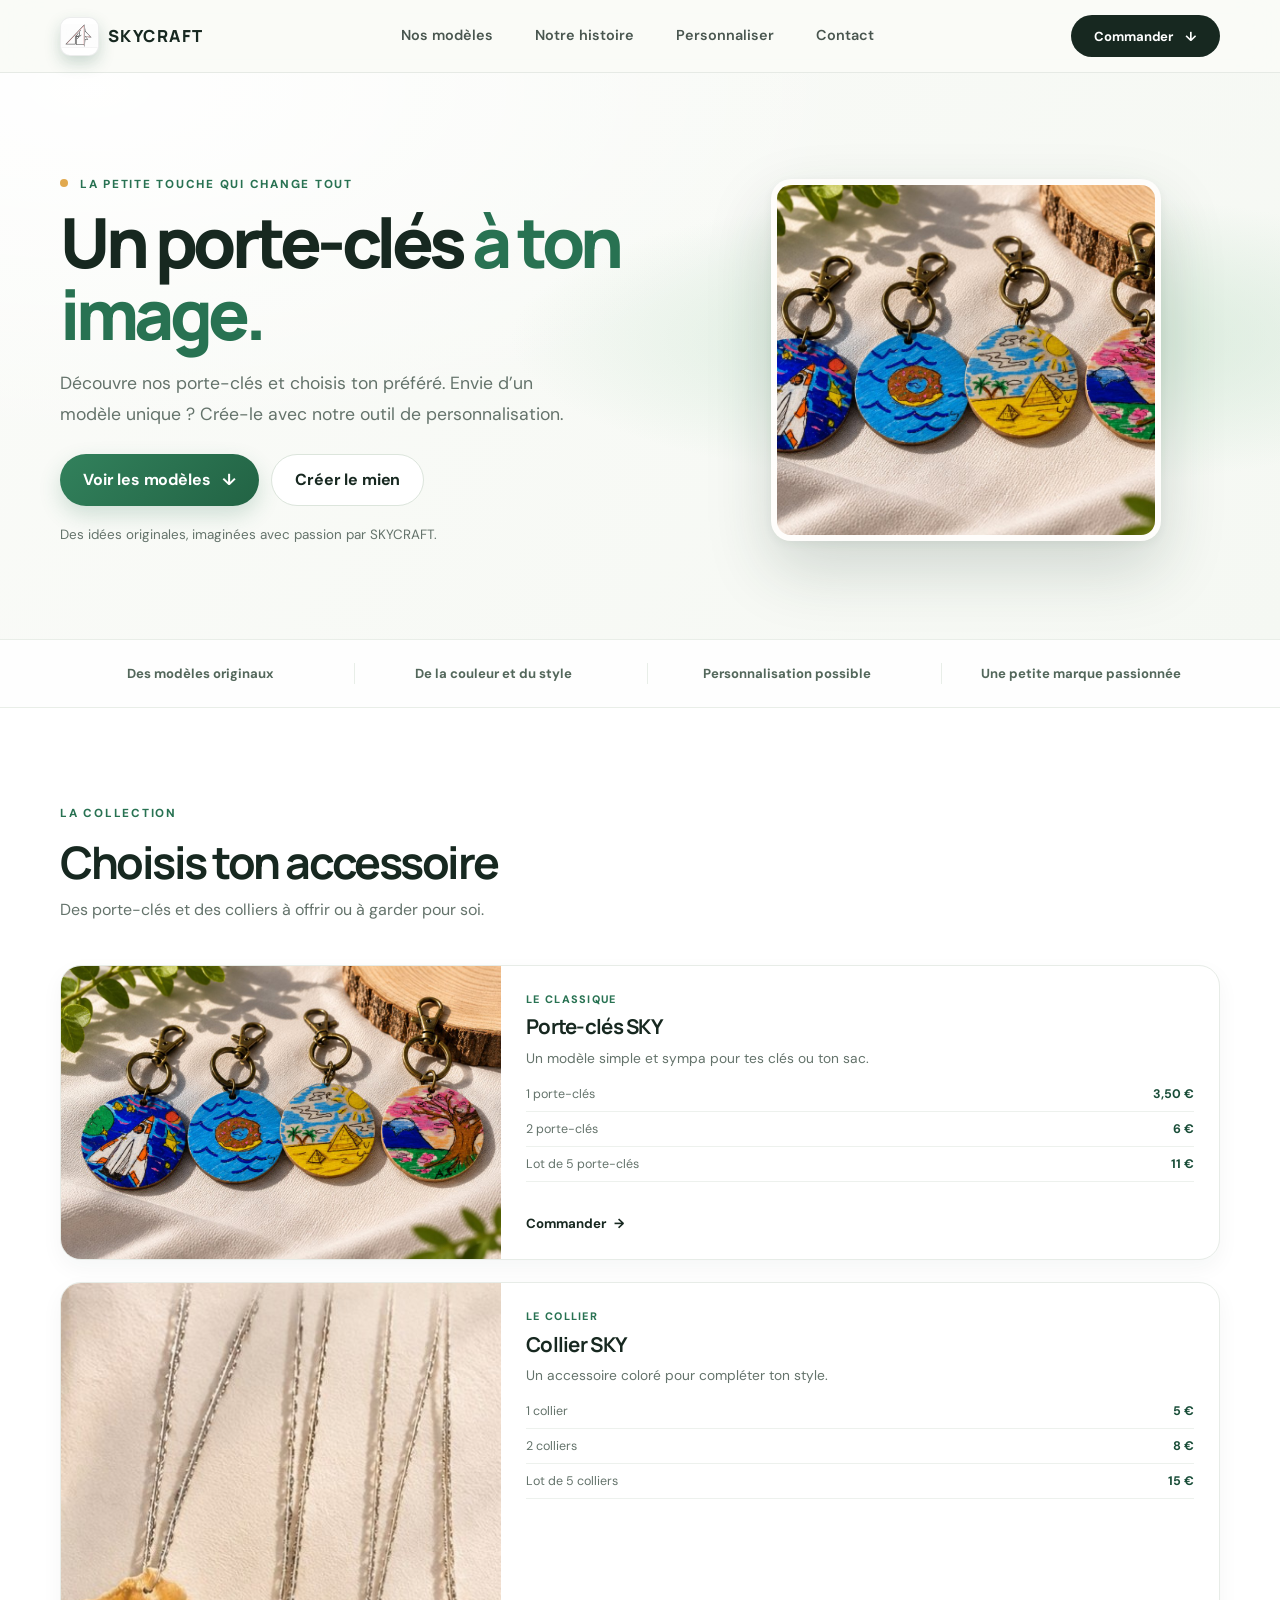
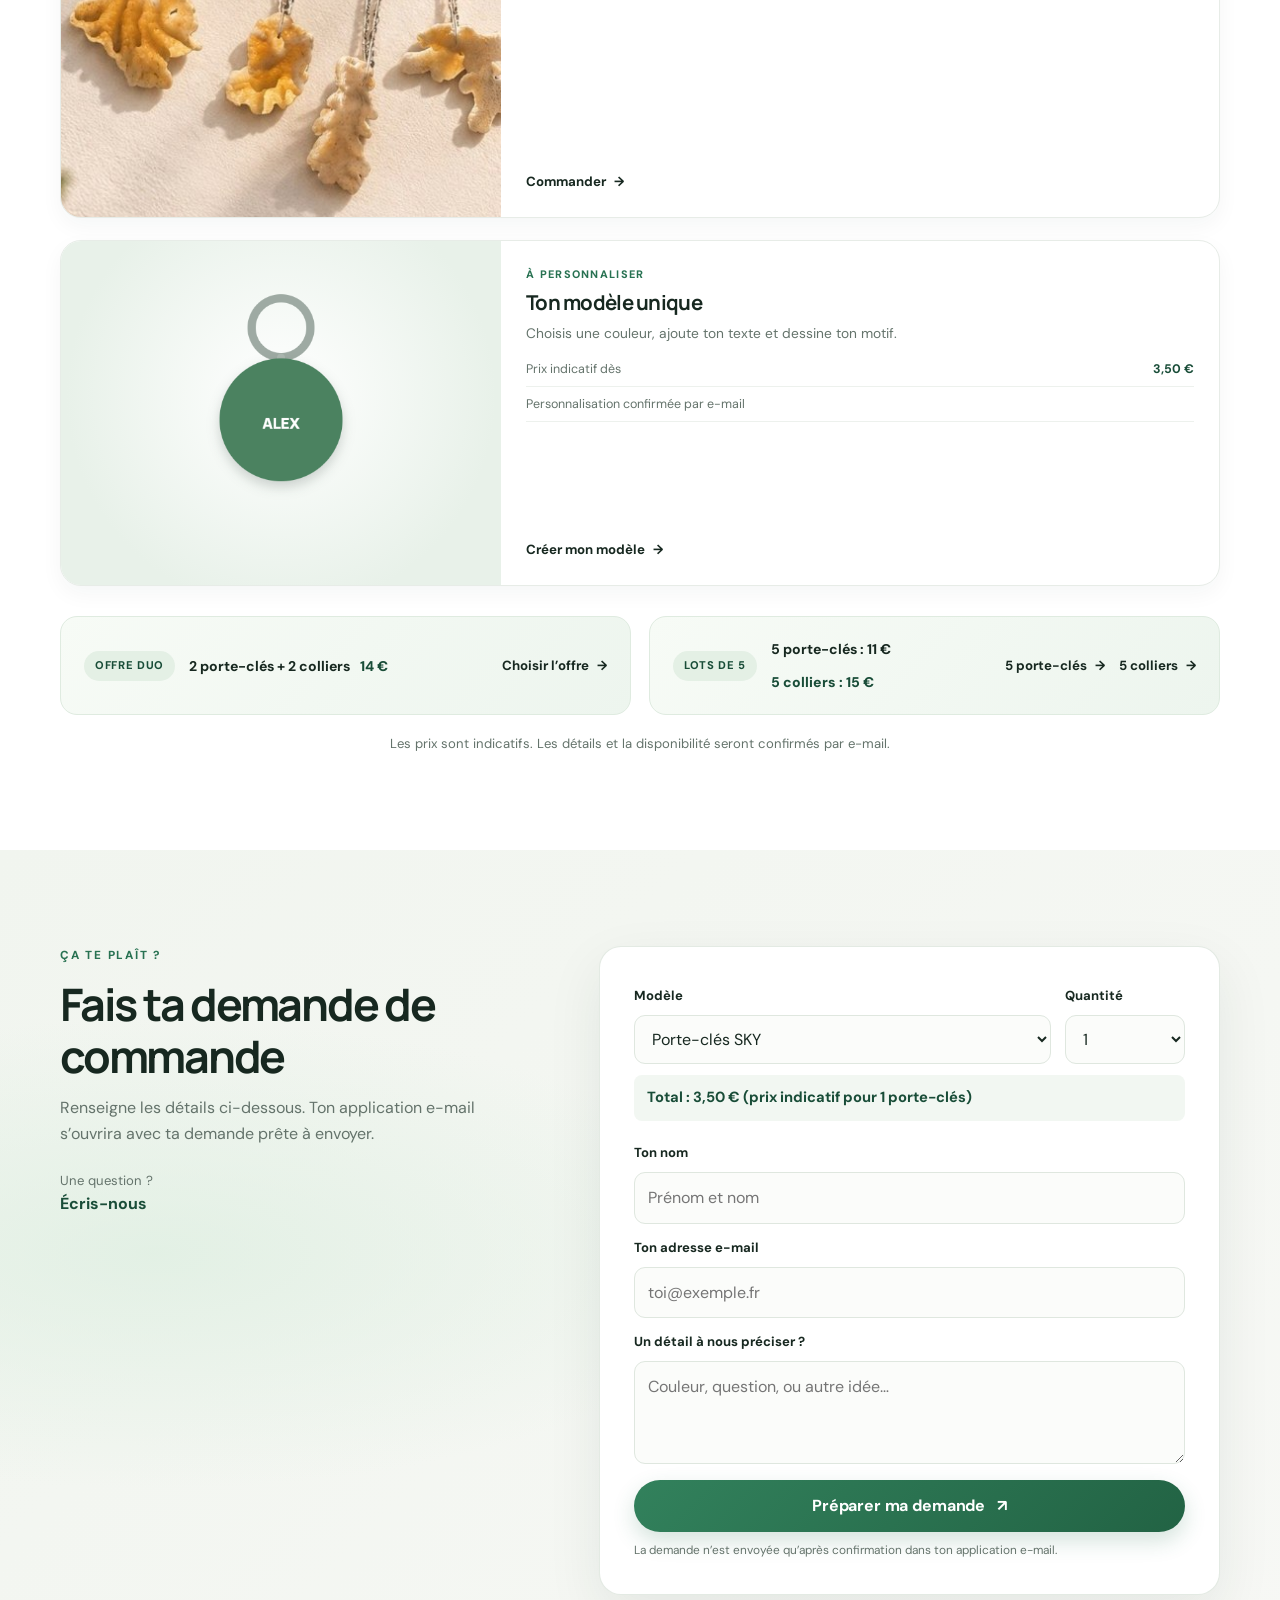
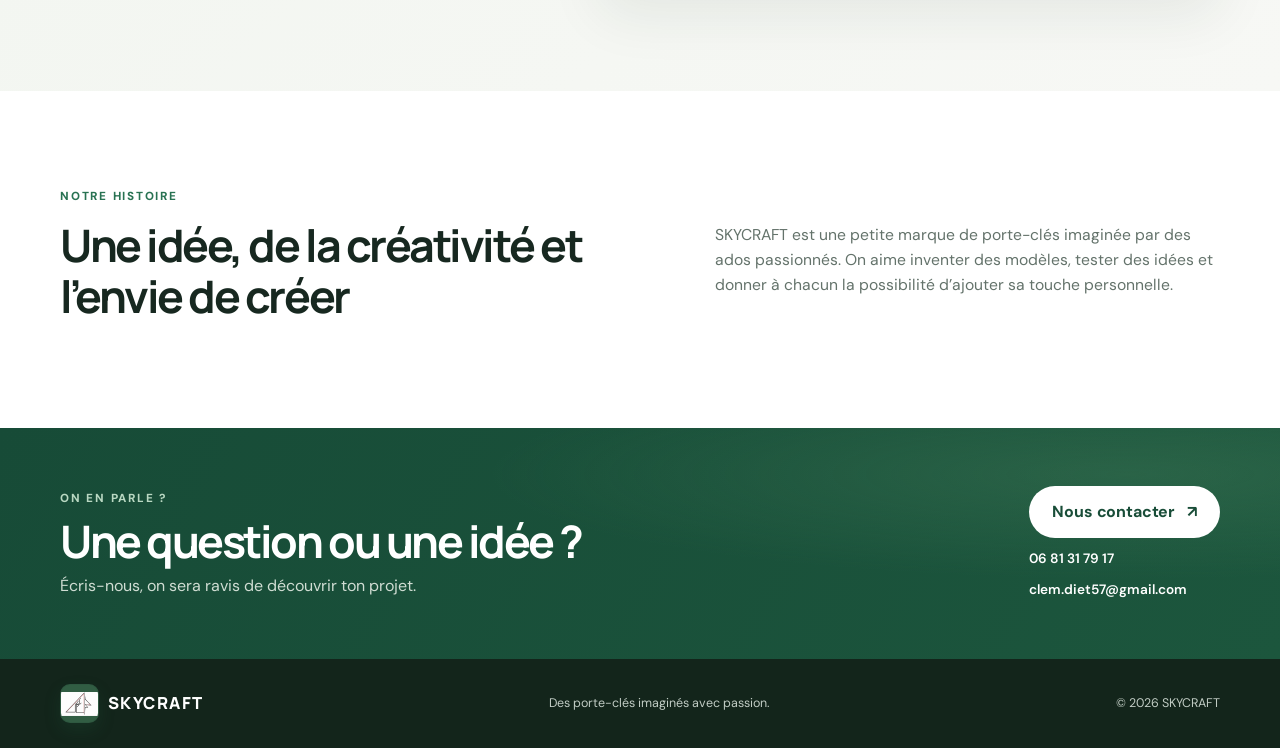
<file: index.html>
<!DOCTYPE html>
<html lang="fr">
  <head>
    <meta charset="UTF-8" />
    <meta name="viewport" content="width=device-width, initial-scale=1.0" />
    <meta
      name="description"
      content="Découvre les porte-clés SKYCRAFT et imagine un modèle personnalisé."
    />
    <meta name="theme-color" content="#f8f7f3" />
    <title>SKYCRAFT — Des porte-clés qui te ressemblent</title>
    <link rel="icon" type="image/jpeg" href="logo-skycraft.jpeg" />
    <link rel="preconnect" href="https://fonts.googleapis.com" />
    <link rel="preconnect" href="https://fonts.gstatic.com" crossorigin />
    <link
      href="https://fonts.googleapis.com/css2?family=DM+Sans:wght@400;500;600;700&family=Manrope:wght@400;500;600;700;800&display=swap"
      rel="stylesheet"
    />
    <link rel="stylesheet" href="styles.css" />
  </head>
  <body>
    <header class="site-header">
      <div class="container nav-wrap">
        <a href="#top" class="brand" aria-label="Accueil SKYCRAFT">
          <img class="brand-mark" src="logo-skycraft.jpeg" alt="" />
          <span class="brand-name">SKYCRAFT</span>
        </a>
        <button class="nav-toggle" type="button" aria-label="Ouvrir le menu" aria-expanded="false">
          <span></span>
          <span></span>
          <span></span>
        </button>
        <nav class="main-nav" aria-label="Navigation principale">
          <a href="#collections">Nos modèles</a>
          <a href="#histoire">Notre histoire</a>
          <a href="personnaliser.html">Personnaliser</a>
          <a href="#contact">Contact</a>
        </nav>
        <a href="#commander" class="btn btn-small">Commander <span aria-hidden="true">↓</span></a>
      </div>
    </header>

    <main id="top">
      <section class="hero">
        <div class="container hero-grid">
          <div class="hero-copy">
            <p class="eyebrow"><span class="eyebrow-dot"></span> La petite touche qui change tout</p>
            <h1>Un porte-clés <span>à ton image.</span></h1>
            <p class="lead">
              Découvre nos porte-clés et choisis ton préféré. Envie d’un modèle unique ?
              Crée-le avec notre outil de personnalisation.
            </p>
            <div class="hero-actions">
              <a href="#collections" class="btn btn-primary">Voir les modèles <span aria-hidden="true">↓</span></a>
              <a href="personnaliser.html" class="btn btn-secondary">Créer le mien</a>
            </div>
            <p class="hero-note">Des idées originales, imaginées avec passion par SKYCRAFT.</p>
          </div>
          <div class="hero-art">
            <img class="hero-brand-photo" src="porte-cles-artisanaux.jpg" alt="Porte-clés artisanaux colorés faits à la main" />
          </div>
        </div>
      </section>

      <section class="trustbar" aria-label="Les atouts SKYCRAFT">
        <div class="container trust-grid">
          <div>Des modèles originaux</div>
          <div>De la couleur et du style</div>
          <div>Personnalisation possible</div>
          <div>Une petite marque passionnée</div>
        </div>
      </section>

      <section class="products-section section" id="collections">
        <div class="container">
          <div class="section-heading">
            <p class="eyebrow">La collection</p>
            <h2>Choisis ton accessoire</h2>
            <p>Des porte-clés et des colliers à offrir ou à garder pour soi.</p>
          </div>
          <div class="products-grid">
            <article class="product-card">
              <div class="product-art product-art-keychain">
                <img src="porte-cles-artisanaux.jpg" alt="Porte-clés artisanaux colorés faits à la main" loading="lazy" />
              </div>
              <div class="product-info">
                <p class="product-type">Le classique</p>
                <h3>Porte-clés SKY</h3>
                <p>Un modèle simple et sympa pour tes clés ou ton sac.</p>
                <ul class="product-prices">
                  <li>1 porte-clés <strong>3,50 €</strong></li>
                  <li>2 porte-clés <strong>6 €</strong></li>
                  <li>Lot de 5 porte-clés <strong>11 €</strong></li>
                </ul>
                <a class="product-link" href="#commander" data-product="Porte-clés">Commander <span aria-hidden="true">→</span></a>
              </div>
            </article>
            <article class="product-card">
              <div class="product-art product-art-necklace">
                <img src="colliers-artisanaux.jpg" alt="Colliers faits main avec des pendentifs originaux" loading="lazy" />
              </div>
              <div class="product-info">
                <p class="product-type">Le collier</p>
                <h3>Collier SKY</h3>
                <p>Un accessoire coloré pour compléter ton style.</p>
                <ul class="product-prices">
                  <li>1 collier <strong>5 €</strong></li>
                  <li>2 colliers <strong>8 €</strong></li>
                  <li>Lot de 5 colliers <strong>15 €</strong></li>
                </ul>
                <a class="product-link" href="#commander" data-product="Collier">Commander <span aria-hidden="true">→</span></a>
              </div>
            </article>
            <article class="product-card">
              <div class="product-art product-art-keychain product-art-custom">
                <img src="exemple-personnalise.png" alt="Exemple de porte-clés personnalisé avec le prénom Alex" loading="lazy" />
              </div>
              <div class="product-info">
                <p class="product-type">À personnaliser</p>
                <h3>Ton modèle unique</h3>
                <p>Choisis une couleur, ajoute ton texte et dessine ton motif.</p>
                <ul class="product-prices">
                  <li>Prix indicatif dès <strong>3,50 €</strong></li>
                  <li>Personnalisation confirmée par e-mail</li>
                </ul>
                <a class="product-link" href="personnaliser.html">Créer mon modèle <span aria-hidden="true">→</span></a>
              </div>
            </article>
          </div>
          <div class="offers-grid" aria-label="Offres spéciales">
            <article class="offer-card">
              <span class="offer-label">Offre duo</span>
              <p><strong>2 porte-clés + 2 colliers</strong><span>14 €</span></p>
              <a class="product-link" href="#commander" data-product="Offre duo" data-quantity="1">Choisir l’offre <span aria-hidden="true">→</span></a>
            </article>
            <article class="offer-card">
              <span class="offer-label">Lots de 5</span>
              <p><strong>5 porte-clés : 11 €</strong><span>5 colliers : 15 €</span></p>
              <div class="offer-links">
                <a class="product-link" href="#commander" data-product="Porte-clés" data-quantity="5">5 porte-clés <span aria-hidden="true">→</span></a>
                <a class="product-link" href="#commander" data-product="Collier" data-quantity="5">5 colliers <span aria-hidden="true">→</span></a>
              </div>
            </article>
          </div>
          <p class="order-note">Les prix sont indicatifs. Les détails et la disponibilité seront confirmés par e-mail.</p>
        </div>
      </section>

      <section class="order-section section" id="commander">
        <div class="container order-grid">
          <div class="order-intro">
            <p class="eyebrow">Ça te plaît ?</p>
            <h2>Fais ta demande de commande</h2>
            <p>Renseigne les détails ci-dessous. Ton application e-mail s’ouvrira avec ta demande prête à envoyer.</p>
            <p class="order-email">Une question ?<br /><a href="mailto:clem.diet57@gmail.com">Écris-nous</a></p>
          </div>
          <form class="order-form" id="order-form">
            <div class="form-row">
              <div>
                <label for="order-product">Modèle</label>
                <select id="order-product" name="product" required>
                  <option value="Porte-clés">Porte-clés SKY</option>
                  <option value="Collier">Collier SKY</option>
                  <option value="Offre duo">Offre duo — 2 porte-clés + 2 colliers</option>
                </select>
              </div>
              <div>
                <label for="order-quantity">Quantité</label>
                <select id="order-quantity" name="quantity" required>
                  <option value="1">1</option>
                  <option value="2">2</option>
                  <option value="3">3</option>
                  <option value="4">4</option>
                  <option value="5">5</option>
                  <option value="6">6</option>
                  <option value="7">7</option>
                  <option value="8">8</option>
                  <option value="9">9</option>
                  <option value="10">10</option>
                  <option value="11">11</option>
                  <option value="12">12</option>
                  <option value="13">13</option>
                  <option value="14">14</option>
                  <option value="15">15</option>
                </select>
              </div>
            </div>
            <p class="order-total" id="order-total" aria-live="polite"></p>
            <label for="order-name">Ton nom</label>
            <input id="order-name" name="name" type="text" autocomplete="name" placeholder="Prénom et nom" required />
            <label for="order-email">Ton adresse e-mail</label>
            <input id="order-email" name="email" type="email" autocomplete="email" placeholder="toi@exemple.fr" required />
            <label for="order-message">Un détail à nous préciser ?</label>
            <textarea id="order-message" name="message" rows="3" placeholder="Couleur, question, ou autre idée…"></textarea>
            <button type="submit" class="btn btn-primary">Préparer ma demande <span aria-hidden="true">↗</span></button>
            <p class="form-note" id="order-note" aria-live="polite">La demande n’est envoyée qu’après confirmation dans ton application e-mail.</p>
          </form>
        </div>
      </section>

      <section class="story-section section" id="histoire">
        <div class="container story-inner">
          <div>
            <p class="eyebrow">Notre histoire</p>
            <h2>Une idée, de la créativité et l’envie de créer</h2>
          </div>
          <p>
            SKYCRAFT est une petite marque de porte-clés imaginée par des ados passionnés.
            On aime inventer des modèles, tester des idées et donner à chacun la possibilité
            d’ajouter sa touche personnelle.
          </p>
        </div>
      </section>

      <section class="contact-section" id="contact">
        <div class="container contact-inner">
          <div>
            <p class="eyebrow">On en parle ?</p>
            <h2>Une question ou une idée ?</h2>
            <p>Écris-nous, on sera ravis de découvrir ton projet.</p>
          </div>
          <div class="contact-actions">
            <a class="btn btn-light" href="tel:+33681317917">Nous contacter <span aria-hidden="true">↗</span></a>
            <a class="contact-email" href="tel:+33681317917">06 81 31 79 17</a>
            <a class="contact-email" href="mailto:clem.diet57@gmail.com">clem.diet57@gmail.com</a>
          </div>
        </div>
      </section>
    </main>

    <footer class="site-footer">
      <div class="container footer-inner">
        <a href="#top" class="brand" aria-label="Retour en haut — SKYCRAFT">
          <img class="brand-mark" src="logo-skycraft.jpeg" alt="" />
          <span class="brand-name">SKYCRAFT</span>
        </a>
        <p>Des porte-clés imaginés avec passion.</p>
        <span>© <span id="year"></span> SKYCRAFT</span>
      </div>
    </footer>

    <script src="script.js"></script>
  </body>
</html>
</file>
<file: styles.css>
:root {
  color-scheme: light;
  --ink: #17241f;
  --muted: #64716b;
  --green: #2e6c52;
  --green-dark: #214e3c;
  --mint: #dceee4;
  --paper: #f8f7f3;
  --line: #e6e9e3;
  --shadow-soft: 0 16px 42px rgba(27, 47, 37, 0.08);
}

* {
  box-sizing: border-box;
}

html {
  scroll-behavior: smooth;
  scroll-padding-top: 82px;
}

body {
  margin: 0;
  background: var(--paper);
  color: var(--ink);
  font-family: "DM Sans", sans-serif;
  line-height: 1.6;
  -webkit-font-smoothing: antialiased;
}

button {
  font: inherit;
}

a {
  color: inherit;
  text-decoration: none;
}

a:focus-visible,
button:focus-visible {
  outline: 3px solid #77aa8f;
  outline-offset: 3px;
}

.container {
  width: min(1160px, calc(100% - 48px));
  margin: 0 auto;
}

.site-header {
  position: sticky;
  z-index: 10;
  top: 0;
  border-bottom: 1px solid rgba(23, 36, 31, 0.08);
  background: rgba(248, 247, 243, 0.92);
  backdrop-filter: blur(12px);
}

.nav-wrap,
.brand,
.main-nav,
.btn {
  display: flex;
  align-items: center;
}

.nav-wrap {
  min-height: 72px;
  justify-content: space-between;
  gap: 24px;
}

.brand {
  flex: 0 0 auto;
  gap: 9px;
}

.brand-mark {
  display: block;
  width: 39px;
  height: 39px;
  border: 1px solid rgba(23, 36, 31, 0.08);
  border-radius: 10px;
  background: #fff;
  object-fit: contain;
  box-shadow: 0 5px 12px rgba(46, 108, 82, 0.18);
}

.brand-name {
  font-family: "Manrope", sans-serif;
  font-size: 1.04rem;
  font-weight: 800;
  letter-spacing: 0.09em;
}

.main-nav {
  gap: clamp(20px, 4vw, 42px);
  color: #49564f;
  font-size: 0.9rem;
  font-weight: 600;
}

.main-nav a:hover,
.product-link:hover {
  color: var(--green);
}

.btn {
  min-height: 50px;
  justify-content: center;
  gap: 12px;
  border: 0;
  border-radius: 9px;
  padding: 0 20px;
  cursor: pointer;
  font-weight: 700;
  transition: background 160ms ease, transform 160ms ease, box-shadow 160ms ease;
}

.btn:hover {
  transform: translateY(-2px);
}

.btn-small {
  min-height: 40px;
  padding: 0 15px;
  background: var(--ink);
  color: #fff;
  font-size: 0.82rem;
}

.btn-small:hover {
  background: var(--green-dark);
}

.btn-primary {
  background: var(--green);
  color: #fff;
  box-shadow: 0 7px 16px rgba(46, 108, 82, 0.16);
}

.btn-primary:hover {
  background: var(--green-dark);
}

.btn-secondary {
  border: 1px solid #d6ddd6;
  background: #fff;
  color: var(--ink);
}

.btn-secondary:hover {
  border-color: var(--green);
  background: #f3f8f3;
}

.hero-actions {
  display: flex;
  flex-wrap: wrap;
  gap: 12px;
}

.nav-toggle {
  display: none;
  width: 42px;
  height: 42px;
  border: 1px solid var(--line);
  border-radius: 7px;
  background: #fff;
  cursor: pointer;
}

.nav-toggle span {
  display: block;
  width: 18px;
  height: 2px;
  margin: 4px auto;
  border-radius: 2px;
  background: var(--ink);
}

.hero {
  overflow: hidden;
  padding: 78px 0 72px;
  background:
    radial-gradient(ellipse at 78% 45%, rgba(198, 224, 206, 0.58), transparent 38%),
    linear-gradient(115deg, #fbfaf7 0%, #f8f7f3 60%, #f1f5ef 100%);
}

.hero-grid {
  display: grid;
  grid-template-columns: 1fr 0.9fr;
  align-items: center;
  gap: 50px;
}

.eyebrow {
  margin: 0 0 13px;
  color: var(--green);
  font-size: 0.73rem;
  font-weight: 800;
  letter-spacing: 0.12em;
  text-transform: uppercase;
}

.eyebrow-dot {
  display: inline-block;
  width: 8px;
  height: 8px;
  margin-right: 7px;
  border-radius: 50%;
  background: #e1a94f;
  vertical-align: 1px;
}

h1,
h2,
h3,
p {
  margin-top: 0;
}

h1,
h2,
h3 {
  font-family: "Manrope", sans-serif;
  line-height: 1.15;
}

h1 {
  max-width: 650px;
  margin-bottom: 18px;
  font-size: clamp(2.8rem, 5.4vw, 4.7rem);
  font-weight: 700;
  letter-spacing: -0.06em;
  line-height: 1.04;
}

h1 span,
h2 span {
  color: var(--green);
}

.lead {
  max-width: 480px;
  margin-bottom: 24px;
  color: var(--muted);
  font-size: 1.08rem;
  line-height: 1.75;
}

.hero-note {
  margin: 18px 0 0;
  color: var(--muted);
  font-size: 0.84rem;
}

.hero-art {
  position: relative;
  display: grid;
  min-height: 355px;
  place-items: center;
}

.hero-brand-photo {
  display: block;
  width: min(100%, 390px);
  aspect-ratio: 1.08;
  max-height: 370px;
  border: 6px solid rgba(255, 255, 255, 0.85);
  border-radius: 20px;
  background: #f7f1e7;
  box-shadow: 0 28px 65px rgba(33, 60, 43, 0.18), 0 3px 10px rgba(33, 60, 43, 0.06);
  object-fit: cover;
  object-position: center;
}

.art-circle {
  position: absolute;
  width: 320px;
  height: 320px;
  border: 1px solid rgba(46, 108, 82, 0.17);
  border-radius: 50%;
  background: rgba(220, 238, 228, 0.42);
}

.accessory-card {
  position: absolute;
  z-index: 1;
  display: flex;
  width: 205px;
  height: 225px;
  flex-direction: column;
  align-items: center;
  justify-content: center;
  border: 1px solid rgba(23, 36, 31, 0.07);
  border-radius: 18px;
  background: #fff;
  box-shadow: 0 24px 60px rgba(27, 47, 37, 0.16);
}

.keychain-card {
  top: 21px;
  left: 3%;
  color: #397354;
  transform: rotate(-7deg);
}

.necklace-card {
  right: 2%;
  bottom: 14px;
  color: #b27b42;
  transform: rotate(6deg);
}

.accessory-label {
  color: var(--muted);
  font-size: 0.67rem;
  font-weight: 600;
}

.accessory-card svg {
  width: 126px;
  height: 126px;
  margin: 4px 0;
}

.accessory-card strong {
  color: var(--ink);
  font-family: "Manrope", sans-serif;
  font-size: 1rem;
}

.hero-spark {
  position: absolute;
  z-index: 2;
  color: #d1a84e;
}

.spark-one {
  top: 33px;
  right: 13%;
  font-size: 1.6rem;
}

.spark-two {
  bottom: 16px;
  left: 15%;
  font-size: 1.4rem;
}

.section {
  padding: 84px 0;
}

.trustbar {
  border-top: 1px solid var(--line);
  border-bottom: 1px solid var(--line);
  background: #fff;
}

.trust-grid {
  display: grid;
  grid-template-columns: repeat(4, 1fr);
  gap: 14px;
  padding: 21px 0;
  color: var(--green-dark);
  font-size: 0.8rem;
  font-weight: 700;
  text-align: center;
}

.products-section {
  background: #fff;
}

.section-heading {
  max-width: 600px;
  margin-bottom: 34px;
}

.section-heading h2,
.story-inner h2,
.contact-inner h2 {
  margin-bottom: 10px;
  font-size: clamp(1.9rem, 4vw, 2.8rem);
  font-weight: 700;
  letter-spacing: -0.05em;
}

.section-heading > p:last-child,
.story-inner > p,
.contact-inner > div > p:last-child {
  margin-bottom: 0;
  color: var(--muted);
}

.products-grid {
  display: grid;
  grid-template-columns: 1fr;
  gap: 18px;
}

.product-card {
  display: grid;
  grid-template-columns: minmax(220px, 0.38fr) minmax(0, 0.62fr);
  align-items: stretch;
  overflow: hidden;
  border: 1px solid #e8ebe5;
  border-radius: 16px;
  background: #fff;
  box-shadow: 0 4px 16px rgba(27, 47, 37, 0.035);
  transition: transform 180ms ease, box-shadow 180ms ease;
}

.product-card:hover {
  transform: translateY(-4px);
  box-shadow: var(--shadow-soft);
}

.product-art {
  display: grid;
  min-height: 205px;
  place-items: center;
}

.product-art-keychain {
  background: #e8f1e9;
  color: #397354;
}

.product-art-necklace {
  background: #f5eee3;
  color: #b27b42;
}

.product-art svg {
  width: 140px;
  height: 140px;
  filter: drop-shadow(0 10px 12px rgba(23, 36, 31, 0.12));
}

.product-art img {
  display: block;
  width: 100%;
  height: 100%;
  min-height: 225px;
  object-fit: cover;
}

.product-art-custom img {
  padding: 15px;
  background:
    radial-gradient(circle at 50% 45%, #fff 0%, #e8f1e9 74%);
  object-fit: contain;
}

.product-info {
  display: flex;
  flex: 1;
  flex-direction: column;
  align-items: flex-start;
  padding: 22px;
}

.product-type {
  margin-bottom: 7px;
  color: var(--green);
  font-size: 0.68rem;
  font-weight: 800;
  letter-spacing: 0.12em;
  text-transform: uppercase;
}

.product-info h3 {
  margin-bottom: 8px;
  font-size: 1.28rem;
}

.product-info > p:not(.product-type) {
  margin-bottom: 16px;
  color: var(--muted);
  font-size: 0.86rem;
}

.product-prices {
  display: grid;
  width: 100%;
  gap: 8px;
  margin: 0 0 20px;
  padding: 0;
  color: var(--muted);
  font-size: 0.78rem;
  list-style: none;
}

.product-prices li {
  display: flex;
  justify-content: space-between;
  gap: 15px;
  border-bottom: 1px solid #edf0eb;
  padding-bottom: 6px;
}

.product-prices strong {
  color: var(--green-dark);
}

.offer-card {
  display: flex;
  align-items: center;
  justify-content: space-between;
  gap: 18px;
  border: 1px solid #dfe9df;
  border-radius: 13px;
  padding: 18px 20px;
  background: linear-gradient(135deg, #f5faf5, #eef5ef);
}

.offers-grid {
  display: grid;
  grid-template-columns: repeat(2, minmax(0, 1fr));
  gap: 16px;
  margin-top: 24px;
}

.offers-grid .offer-card {
  flex-wrap: wrap;
  justify-content: flex-start;
  gap: 10px 14px;
}

.offers-grid .offer-card p {
  flex: 1 1 140px;
}

.offer-links {
  display: flex;
  flex-wrap: wrap;
  gap: 8px 14px;
}

.offer-label {
  flex: 0 0 auto;
  border-radius: 999px;
  padding: 6px 11px;
  background: #e4f0e5;
  color: var(--green-dark);
  font-size: 0.7rem;
  font-weight: 800;
  letter-spacing: 0.06em;
  text-transform: uppercase;
}

.offer-card p {
  display: flex;
  flex-wrap: wrap;
  align-items: baseline;
  gap: 10px;
  margin: 0 auto 0 0;
  font-size: 0.88rem;
}

.offer-card p span {
  color: var(--green-dark);
  font-weight: 800;
}

.offer-card .product-link {
  flex: 0 0 auto;
}

.product-link {
  display: inline-flex;
  align-items: center;
  gap: 8px;
  color: var(--ink);
  font-size: 0.83rem;
  font-weight: 700;
  transition: color 160ms ease;
}

.order-note {
  margin: 18px 0 0;
  color: var(--muted);
  font-size: 0.82rem;
  text-align: center;
}

.order-section {
  background:
    radial-gradient(ellipse at 15% 50%, rgba(220, 238, 228, 0.7), transparent 36%),
    #f0f4ef;
}

.order-grid {
  display: grid;
  grid-template-columns: 0.85fr 1.15fr;
  align-items: start;
  gap: clamp(32px, 7vw, 80px);
}

.order-intro h2 {
  margin-bottom: 14px;
  font-family: "Manrope", sans-serif;
  font-size: clamp(2rem, 4vw, 2.8rem);
  letter-spacing: -0.05em;
  line-height: 1.15;
}

.order-intro > p:not(.eyebrow) {
  color: var(--muted);
}

.order-email {
  margin-top: 24px;
  color: var(--muted);
  font-size: 0.82rem;
}

.order-email a {
  color: var(--green-dark);
  font-size: 1rem;
  font-weight: 700;
}

.order-form {
  display: grid;
  gap: 9px;
  border: 1px solid #e6ebe4;
  border-radius: 16px;
  padding: 30px;
  background: #fff;
  box-shadow: var(--shadow-soft);
}

.order-form label {
  margin-top: 4px;
  font-size: 0.82rem;
  font-weight: 700;
}

.order-form input,
.order-form select,
.order-form textarea {
  width: 100%;
  min-width: 0;
  border: 1px solid #dfe5df;
  border-radius: 8px;
  padding: 12px 13px;
  background: #fafbf9;
  color: var(--ink);
  font: inherit;
  transition: border-color 160ms ease, background 160ms ease;
}

.order-form input:focus,
.order-form select:focus,
.order-form textarea:focus {
  border-color: #77aa8f;
  background: #fff;
}

.order-form textarea {
  resize: vertical;
}

.order-form input:focus-visible,
.order-form select:focus-visible,
.order-form textarea:focus-visible {
  outline: 3px solid #77aa8f;
  outline-offset: 2px;
}

.form-row {
  display: grid;
  grid-template-columns: 1fr 120px;
  gap: 14px;
}

.form-row > div {
  display: grid;
  gap: 9px;
}

.order-form .btn {
  margin-top: 7px;
}

.form-note {
  margin: 0;
  color: var(--muted);
  font-size: 0.74rem;
}

.order-total {
  margin: 2px 0 8px;
  border-radius: 8px;
  padding: 11px 13px;
  background: #f2f7f2;
  color: var(--green-dark);
  font-size: 0.92rem;
  font-weight: 700;
}

.story-section {
  background: #fff;
}

.story-inner {
  display: grid;
  grid-template-columns: 1fr 0.85fr;
  align-items: center;
  gap: 60px;
}

.story-inner > p {
  font-size: 0.98rem;
}

.contact-section {
  padding: 46px 0;
  background: var(--green-dark);
  color: #fff;
}

.contact-inner {
  display: grid;
  grid-template-columns: 1fr auto;
  align-items: center;
  gap: 8px 30px;
}

.contact-inner .eyebrow {
  margin-bottom: 8px;
  color: #b9d8c2;
}

.contact-inner h2 {
  margin-bottom: 6px;
}

.contact-inner > div > p:last-child {
  color: #d0ddd3;
}

.contact-actions {
  display: grid;
  justify-items: start;
  gap: 10px;
}

.contact-email {
  color: #fff;
  font-size: 0.85rem;
  font-weight: 600;
}

.contact-email:hover {
  text-decoration: underline;
}

.btn-light {
  background: #fff;
  color: var(--green-dark);
}

.btn-light:hover {
  background: var(--mint);
}

.site-footer {
  padding: 20px 0;
  background: #142019;
  color: #c1ccc4;
}

.footer-inner {
  display: flex;
  align-items: center;
  justify-content: space-between;
  gap: 18px;
}

.footer-inner .brand-name {
  color: #fff;
}

.footer-inner .brand-mark {
  background: #315d43;
}

.footer-inner p,
.footer-inner > span {
  margin: 0;
  font-size: 0.78rem;
}

.customize-hero {
  padding: 58px 0 42px;
  background:
    radial-gradient(ellipse at 82% 45%, rgba(198, 224, 206, 0.46), transparent 34%),
    var(--paper);
}

.customize-heading {
  max-width: 760px;
  text-align: center;
}

.customize-heading .eyebrow {
  justify-content: center;
}

.customize-heading h1 {
  max-width: none;
  margin-bottom: 14px;
  font-size: clamp(2.4rem, 5vw, 3.8rem);
}

.customize-heading > p:last-child {
  max-width: 650px;
  margin: 0 auto;
  color: var(--muted);
}

.customize-section {
  padding: 26px 0 72px;
  background: #edf3ed;
}

.customize-grid {
  display: grid;
  grid-template-columns: 0.9fr 1.1fr;
  align-items: start;
  gap: clamp(28px, 6vw, 72px);
}

.custom-preview-panel {
  position: sticky;
  top: 88px;
  border: 1px solid #e4e9e2;
  border-radius: 18px;
  padding: 22px;
  background: #fff;
  box-shadow: var(--shadow-soft);
  text-align: center;
}

.preview-heading {
  display: flex;
  align-items: center;
  justify-content: space-between;
  gap: 12px;
}

.preview-kicker {
  margin: 0;
  color: var(--green);
  font-size: 0.7rem;
  font-weight: 800;
  letter-spacing: 0.14em;
}

.live-badge {
  display: inline-flex;
  align-items: center;
  gap: 7px;
  border: 1px solid #e2eee4;
  border-radius: 999px;
  padding: 5px 9px;
  background: #f5faf5;
  color: var(--green-dark);
  font-size: 0.66rem;
  font-weight: 700;
}

.live-badge span {
  width: 7px;
  height: 7px;
  border-radius: 50%;
  background: #53a66c;
  box-shadow: 0 0 0 3px rgba(83, 166, 108, 0.13);
}

.custom-preview {
  display: grid;
  min-height: 285px;
  place-items: center;
  overflow: hidden;
  border: 1px solid #edf0eb;
  border-radius: 13px;
  margin-top: 12px;
  background:
    radial-gradient(circle at 50% 45%, #fff 0%, #f8faf7 72%);
}

.custom-keychain {
  display: block;
  width: 100%;
  max-width: 440px;
  height: auto;
  touch-action: none;
  cursor: crosshair;
}

.preview-caption {
  margin: 8px 0 18px;
  color: var(--muted);
  font-size: 0.76rem;
}

.designer-controls {
  display: grid;
  gap: 12px;
  border-top: 1px solid var(--line);
  padding-top: 17px;
  text-align: left;
}

.designer-step {
  overflow: hidden;
  border: 1px solid #e3ebe2;
  border-radius: 15px;
  background: #fff;
}

.designer-step > summary {
  position: relative;
  padding: 13px 42px 13px 15px;
  color: var(--green-dark);
  cursor: pointer;
  font-size: 0.83rem;
  font-weight: 800;
  list-style: none;
}

.designer-step > summary::-webkit-details-marker {
  display: none;
}

.designer-step > summary::after {
  position: absolute;
  top: 50%;
  right: 15px;
  content: "+";
  font-size: 1.15rem;
  transform: translateY(-50%);
}

.designer-step[open] > summary {
  border-bottom: 1px solid #edf1ec;
  background: #fbfcfa;
}

.designer-step[open] > summary::after {
  content: "−";
}

.designer-step-content {
  display: grid;
  gap: 12px;
  padding: 15px;
}

.designer-step-content > label:not(.color-control) {
  color: var(--ink);
  font-size: 0.78rem;
  font-weight: 700;
}

.designer-step-content > select,
.designer-step-content > input[type="text"] {
  width: 100%;
  min-width: 0;
  border: 1px solid #dfe5df;
  border-radius: 10px;
  padding: 10px 12px;
  background: #fbfcfa;
  color: var(--ink);
  font: inherit;
}

.designer-step-content > .color-control {
  display: flex;
  grid-template-columns: none;
  align-items: center;
  justify-content: space-between;
  gap: 12px;
}

.designer-step-content > .color-control input {
  flex: 0 0 44px;
}

.designer-controls > label,
.control-label,
.color-control,
.size-control {
  color: var(--ink);
  font-size: 0.78rem;
  font-weight: 700;
}

.designer-controls output {
  float: right;
  color: var(--green);
}

.designer-controls input[type="range"] {
  width: 100%;
  accent-color: var(--green);
}

.tool-buttons {
  display: flex;
  flex-wrap: wrap;
  gap: 8px;
}

.tool-button,
.tool-action {
  min-height: 39px;
  border: 1px solid #e0e6df;
  border-radius: 8px;
  padding: 7px 11px;
  background: #fff;
  color: var(--ink);
  cursor: pointer;
  font: inherit;
  transition: border-color 150ms ease, background 150ms ease, color 150ms ease, transform 150ms ease;
}

.tool-button {
  font-size: 0.76rem;
  font-weight: 700;
}

.tool-button[data-tool="draw"] {
  font-size: 0.75rem;
  font-weight: 700;
}

.tool-button.is-active {
  border-color: var(--green);
  background: #e8f1e9;
  color: var(--green-dark);
  box-shadow: inset 0 0 0 1px rgba(46, 108, 82, 0.12);
}

.designer-options {
  display: grid;
  grid-template-columns: 1fr 1fr;
  gap: 12px 16px;
  margin-top: 2px;
}

.color-control,
.size-control {
  display: grid;
  grid-template-columns: 1fr auto;
  align-items: center;
  gap: 6px 9px;
}

.color-control input {
  grid-column: 2;
  grid-row: 1 / span 2;
  width: 42px;
  height: 34px;
  border: 1px solid var(--line);
  border-radius: 8px;
  padding: 2px;
  background: #fff;
  cursor: pointer;
}

.size-control input {
  grid-column: 1 / -1;
  flex: 1;
  min-width: 55px;
}

.designer-options select {
  grid-column: 1 / -1;
  width: 100%;
  min-width: 0;
  border: 1px solid #dfe5df;
  border-radius: 8px;
  padding: 8px 10px;
  background: #fbfcfa;
  color: var(--ink);
  font: inherit;
  font-size: 0.78rem;
}

.designer-options output {
  float: none;
  color: var(--green);
  font-size: 0.74rem;
  font-weight: 700;
}

.designer-palette,
.designer-presets,
.text-design-options {
  display: grid;
  gap: 8px;
}

.palette-swatches {
  display: flex;
  flex-wrap: wrap;
  gap: 9px;
}

.palette-swatch {
  width: 29px;
  height: 29px;
  border: 2px solid #fff;
  border-radius: 50%;
  background: var(--swatch-color, #17241f);
  box-shadow: 0 0 0 1px #dce2dc;
  cursor: pointer;
  transition: transform 140ms ease, box-shadow 140ms ease;
}

.palette-swatch[data-color="#17241f"] { --swatch-color: #17241f; }
.palette-swatch[data-color="#ffffff"] { --swatch-color: #fff; }
.palette-swatch[data-color="#e7b84b"] { --swatch-color: #e7b84b; }
.palette-swatch[data-color="#e87575"] { --swatch-color: #e87575; }
.palette-swatch[data-color="#6f8fe8"] { --swatch-color: #6f8fe8; }
.palette-swatch[data-color="#aa79cb"] { --swatch-color: #aa79cb; }

.palette-swatch.is-selected {
  box-shadow: 0 0 0 2px var(--green);
  transform: scale(1.08);
}

.preset-buttons {
  display: flex;
  flex-wrap: wrap;
  gap: 7px;
}

.designer-actions {
  display: flex;
  flex-wrap: wrap;
  gap: 8px;
  margin-top: 2px;
}

.tool-action {
  font-size: 0.74rem;
  font-weight: 700;
}

.tool-action:hover,
.tool-button:hover {
  border-color: var(--green);
  transform: translateY(-1px);
}

.tool-action:disabled {
  cursor: not-allowed;
  opacity: 0.45;
  transform: none;
}

.designer-file-actions .btn {
  min-height: 42px;
  padding: 0 14px;
  font-size: 0.76rem;
}

.designer-order-link {
  min-height: 46px;
  margin-top: 2px;
}

.custom-order-intro {
  margin: -2px 0 5px;
  color: var(--muted);
  font-size: 0.84rem;
}

.designer-status {
  margin: 0;
  border-radius: 8px;
  padding: 9px 11px;
  background: #f2f7f2;
  color: var(--green-dark);
  font-size: 0.73rem;
}

.tool-help {
  margin: 0;
  color: var(--muted);
  font-size: 0.73rem;
  line-height: 1.5;
}

.customize-form {
  display: grid;
  gap: 11px;
  border: 1px solid #e4e9e2;
  border-radius: 18px;
  padding: 30px;
  background: #fff;
  box-shadow: var(--shadow-soft);
}

.customize-form .eyebrow {
  margin-bottom: 0;
}

.customize-form h2 {
  margin: 0 0 7px;
  font-family: "Manrope", sans-serif;
  font-size: 1.65rem;
  letter-spacing: -0.04em;
}

.customize-form label {
  margin-top: 5px;
  font-size: 0.82rem;
  font-weight: 700;
}

.customize-form label span {
  color: var(--muted);
  font-size: 0.75rem;
  font-weight: 400;
}

.customize-form input,
.customize-form select,
.customize-form textarea {
  width: 100%;
  min-width: 0;
  border: 1px solid #dfe5df;
  border-radius: 8px;
  padding: 12px 13px;
  background: #fafbf9;
  color: var(--ink);
  font: inherit;
}

.customize-form input:focus,
.customize-form select:focus,
.customize-form textarea:focus {
  border-color: #77aa8f;
  outline: 3px solid rgba(119, 170, 143, 0.2);
}

.custom-text-help {
  margin: -7px 0 0;
  color: var(--muted);
  font-size: 0.72rem;
}

.customize-form textarea {
  resize: vertical;
}

.customize-form input:focus-visible,
.customize-form select:focus-visible,
.customize-form textarea:focus-visible {
  outline: 3px solid #77aa8f;
  outline-offset: 2px;
}

.customize-form .btn {
  margin-top: 8px;
}

.custom-price-note {
  margin: -4px 0 0;
  color: var(--muted);
  font-size: 0.74rem;
}

.customize-note {
  margin: 0;
  color: var(--muted);
  font-size: 0.74rem;
}

.customize-back {
  padding: 24px 0;
  background: #fff;
}

.customize-back .text-link {
  color: var(--green-dark);
  font-size: 0.88rem;
  font-weight: 700;
}

@media (max-width: 900px) {
  .hero-grid {
    gap: 20px;
  }

  .products-grid {
    grid-template-columns: 1fr;
  }

  .hero-art {
    min-height: 320px;
  }

  .art-circle {
    width: 280px;
    height: 280px;
  }

  .accessory-card {
    width: 175px;
    height: 205px;
  }

  .product-art {
    min-height: 100%;
  }

  .product-art svg {
    width: 115px;
    height: 115px;
  }

  .product-info {
    padding: 18px 16px;
  }
}

@media (max-width: 680px) {
  html {
    scroll-padding-top: 72px;
  }

  .container {
    width: min(100% - 36px, 540px);
  }

  .nav-wrap {
    min-height: 66px;
  }

  .nav-toggle {
    display: block;
    order: 3;
  }

  .btn-small {
    display: none;
  }

  .main-nav {
    position: absolute;
    top: 100%;
    right: 0;
    left: 0;
    display: none;
    align-items: stretch;
    gap: 0;
    border-bottom: 1px solid var(--line);
    padding: 8px 18px 14px;
    background: var(--paper);
  }

  .main-nav.is-open {
    display: flex;
    flex-direction: column;
  }

  .main-nav a {
    padding: 11px 0;
  }

  .main-nav a + a {
    border-top: 1px solid var(--line);
  }

  .hero {
    padding: 48px 0 35px;
  }

  .hero-grid {
    grid-template-columns: 1fr;
    gap: 12px;
  }

  h1 {
    font-size: clamp(2.55rem, 11vw, 3.8rem);
  }

  .lead {
    font-size: 0.98rem;
  }

  .hero-art {
    min-height: 300px;
    margin: 0 -7px;
  }

  .art-circle {
    width: 260px;
    height: 260px;
  }

  .accessory-card {
    width: 165px;
    height: 190px;
  }

  .accessory-card svg {
    width: 108px;
    height: 108px;
  }

  .section {
    padding: 56px 0;
  }

  .trust-grid {
    grid-template-columns: repeat(2, 1fr);
    gap: 10px;
    font-size: 0.74rem;
  }

  .products-grid {
    grid-template-columns: 1fr;
    gap: 14px;
  }

  .offers-grid {
    grid-template-columns: 1fr;
  }

  .offers-grid .offer-card {
    align-items: flex-start;
  }

  .product-card {
    grid-template-columns: minmax(170px, 0.38fr) minmax(0, 0.62fr);
  }

  .product-art {
    min-height: 100%;
  }

  .product-info {
    padding: 17px;
  }

  .story-inner {
    grid-template-columns: 1fr;
    gap: 14px;
  }

  .order-grid {
    grid-template-columns: 1fr;
    gap: 22px;
  }

  .customize-grid {
    grid-template-columns: 1fr;
    gap: 18px;
  }

  .custom-preview-panel {
    position: static;
  }

  .order-form {
    padding: 20px 16px;
  }

  .customize-form {
    padding: 21px 17px;
  }

  .contact-inner {
    grid-template-columns: 1fr;
    gap: 14px;
  }

  .contact-inner .btn {
    justify-self: start;
  }

  .footer-inner {
    align-items: flex-start;
    flex-direction: column;
    gap: 10px;
  }
}

@media (max-width: 390px) {
  .container {
    width: calc(100% - 28px);
  }

  .product-card {
    grid-template-columns: minmax(110px, 0.36fr) minmax(0, 0.64fr);
  }

  .product-art {
    min-height: 100%;
  }

  .product-info {
    padding: 17px 19px 20px;
  }
}

/* Refined visual system */
:root {
  --ink: #172820;
  --muted: #64736b;
  --green: #287252;
  --green-dark: #194d38;
  --mint: #e4f0e7;
  --paper: #f7f8f5;
  --line: #e4e9e4;
  --shadow-soft: 0 22px 55px rgba(28, 54, 41, 0.1);
}

::selection {
  background: #d3e8d8;
  color: var(--green-dark);
}

body {
  background: var(--paper);
}

.site-header {
  border-bottom-color: rgba(31, 57, 43, 0.09);
  background: rgba(250, 251, 248, 0.9);
  backdrop-filter: blur(18px);
}

.brand-mark {
  border-radius: 10px;
  background: #fff;
  box-shadow: 0 7px 16px rgba(31, 91, 64, 0.22);
}

.main-nav a {
  position: relative;
  padding: 8px 0;
  transition: color 160ms ease;
}

.main-nav a::after {
  position: absolute;
  right: 0;
  bottom: 1px;
  left: 0;
  height: 2px;
  border-radius: 2px;
  background: var(--green);
  content: "";
  transform: scaleX(0);
  transform-origin: left;
  transition: transform 160ms ease;
}

.main-nav a:hover,
.main-nav a[aria-current="page"] {
  color: var(--green-dark);
}

.main-nav a:hover::after,
.main-nav a[aria-current="page"]::after {
  transform: scaleX(1);
}

.btn {
  min-height: 52px;
  border-radius: 999px;
  padding-inline: 23px;
  letter-spacing: -0.01em;
}

.btn-small {
  min-height: 42px;
  border-radius: 999px;
}

.btn-primary {
  background: linear-gradient(135deg, #32815c, #226344);
  box-shadow: 0 9px 22px rgba(40, 114, 82, 0.2);
}

.btn-primary:hover {
  background: linear-gradient(135deg, #286e4e, #194d38);
  box-shadow: 0 12px 25px rgba(40, 114, 82, 0.25);
}

.btn-secondary {
  border-color: #dce5dc;
  border-radius: 999px;
}

.hero {
  position: relative;
  padding-block: 92px 84px;
  background:
    radial-gradient(ellipse at 79% 47%, rgba(196, 225, 203, 0.72), transparent 35%),
    radial-gradient(ellipse at 7% 3%, rgba(255, 255, 255, 0.95), transparent 46%),
    linear-gradient(125deg, #fafbf8 0%, #f5f8f3 100%);
}

.hero-grid {
  gap: clamp(42px, 7vw, 88px);
}

.eyebrow {
  letter-spacing: 0.15em;
}

h1 {
  font-weight: 800;
  letter-spacing: -0.065em;
}

.lead {
  max-width: 510px;
  font-size: 1.1rem;
}

.hero-art {
  min-height: 390px;
}

.art-circle {
  width: 350px;
  height: 350px;
  border-color: rgba(46, 108, 82, 0.12);
  background: radial-gradient(circle at 50% 45%, rgba(226, 241, 229, 0.92), rgba(214, 233, 219, 0.24) 70%);
  box-shadow: inset 0 0 60px rgba(255, 255, 255, 0.5);
}

.accessory-card {
  width: 218px;
  height: 238px;
  border-color: rgba(255, 255, 255, 0.86);
  border-radius: 24px;
  box-shadow: 0 28px 65px rgba(33, 60, 43, 0.18), 0 3px 10px rgba(33, 60, 43, 0.06);
}

.keychain-card {
  background: linear-gradient(155deg, #fff, #f8fbf7);
}

.necklace-card {
  background: linear-gradient(155deg, #fff, #fbf8f2);
}

.section {
  padding-block: 96px;
}

.trustbar {
  border-color: #e9eee8;
  background: rgba(255, 255, 255, 0.88);
}

.trust-grid {
  padding-block: 23px;
  color: #53675b;
  font-size: 0.82rem;
}

.trust-grid > div + div {
  border-left: 1px solid #e8eee8;
}

.products-section {
  background: #fff;
}

.section-heading {
  max-width: 650px;
  margin-bottom: 42px;
}

.section-heading h2,
.story-inner h2,
.contact-inner h2 {
  letter-spacing: -0.055em;
}

.products-grid {
  gap: 22px;
}

.product-card {
  border-color: #e7ece7;
  border-radius: 21px;
  box-shadow: 0 8px 22px rgba(27, 47, 37, 0.045);
}

.product-card:hover {
  transform: translateY(-6px);
  box-shadow: 0 24px 48px rgba(27, 47, 37, 0.12);
}

.product-art {
  position: relative;
  isolation: isolate;
  overflow: hidden;
  min-height: 225px;
}

.product-art::before {
  position: absolute;
  z-index: -1;
  width: 185px;
  height: 185px;
  border: 1px solid rgba(46, 108, 82, 0.12);
  border-radius: 50%;
  background: rgba(255, 255, 255, 0.24);
  content: "";
}

.product-art-keychain {
  background: linear-gradient(145deg, #edf5ed, #e1eee3);
}

.product-art-necklace {
  background: linear-gradient(145deg, #f8f3e9, #f1e8d8);
}

.product-art svg {
  transition: transform 220ms ease;
}

.product-art img {
  transition: transform 220ms ease;
}

.product-card:hover .product-art svg {
  transform: translateY(-4px) scale(1.04);
}

.product-card:hover .product-art img {
  transform: scale(1.035);
}

.product-info > .product-link {
  margin-top: auto;
}

.product-info {
  padding: 25px;
}

.product-info h3 {
  letter-spacing: -0.035em;
}

.product-prices li {
  border-bottom-color: #edf1ed;
}

.product-link {
  transition: color 160ms ease, gap 160ms ease;
}

.product-link:hover {
  gap: 12px;
}

.offers-grid {
  gap: 18px;
  margin-top: 30px;
}

.offer-card {
  border-color: #dfebe0;
  border-radius: 17px;
  padding: 21px 23px;
  background: linear-gradient(135deg, #f7fbf6, #edf5ee);
}

.order-section {
  background:
    radial-gradient(ellipse at 12% 48%, rgba(223, 239, 226, 0.82), transparent 38%),
    linear-gradient(135deg, #f1f5ef, #f7f8f5);
}

.order-form,
.customize-form {
  border-color: rgba(224, 232, 224, 0.9);
  border-radius: 22px;
  padding: 34px;
  box-shadow: 0 20px 55px rgba(27, 47, 37, 0.08);
}

.order-form input,
.order-form select,
.order-form textarea,
.customize-form input,
.customize-form select,
.customize-form textarea,
.designer-options select {
  border-color: #dfe7df;
  border-radius: 11px;
  background: #fbfcfa;
}

.order-form input:focus,
.order-form select:focus,
.order-form textarea:focus,
.customize-form input:focus,
.customize-form select:focus,
.customize-form textarea:focus,
.designer-options select:focus {
  border-color: #70a989;
  outline-color: rgba(90, 153, 113, 0.2);
  background: #fff;
}

.contact-section {
  padding-block: 58px;
  background:
    radial-gradient(ellipse at 88% 20%, rgba(77, 134, 97, 0.3), transparent 40%),
    linear-gradient(120deg, #174b37, #1c563d);
}

.site-footer {
  padding-block: 25px;
  background: #13251b;
}

.customize-hero {
  padding-block: 72px 52px;
  background:
    radial-gradient(ellipse at 84% 38%, rgba(196, 225, 203, 0.7), transparent 34%),
    radial-gradient(ellipse at 10% 10%, #fff, transparent 48%),
    var(--paper);
}

.customize-section {
  padding-block: 32px 86px;
  background:
    radial-gradient(ellipse at 10% 5%, rgba(255, 255, 255, 0.8), transparent 30%),
    #f0f5ef;
}

.customize-grid {
  gap: clamp(30px, 5vw, 64px);
}

.custom-preview-panel {
  border-color: #e2eae2;
  border-radius: 22px;
  padding: 24px;
  box-shadow: 0 20px 55px rgba(27, 47, 37, 0.09);
}

.custom-preview {
  min-height: 300px;
  border-color: #edf1ec;
  border-radius: 16px;
  background:
    radial-gradient(circle at 50% 45%, #fff 0%, #f8faf7 70%),
    linear-gradient(135deg, #fff, #f6f9f5);
}

.tool-button,
.tool-action {
  border-color: #e0e7df;
  border-radius: 10px;
}

.tool-button.is-active {
  border-color: #8eb69a;
  background: #edf5ee;
}

.palette-swatch {
  width: 31px;
  height: 31px;
}

.designer-status {
  border: 1px solid #e7efe7;
  border-radius: 11px;
  background: #f6faf5;
}

.customize-back {
  padding-block: 27px;
}

@media (max-width: 900px) {
  .hero-art {
    min-height: 350px;
  }

  .art-circle {
    width: 300px;
    height: 300px;
  }

  .accessory-card {
    width: 190px;
    height: 215px;
  }

  .section {
    padding-block: 76px;
  }

  .hero-brand-photo {
    max-height: 340px;
  }
}

@media (max-width: 680px) {
  .hero-brand-photo {
    width: min(100%, 330px);
    max-height: 300px;
  }
}

@media (prefers-reduced-motion: reduce) {
  *,
  *::before,
  *::after {
    scroll-behavior: auto !important;
    transition-duration: 0.01ms !important;
  }
}

.customize-hero {
  position: relative;
  overflow: hidden;
  padding-block: 0;
  background:
    radial-gradient(ellipse at 82% 25%, rgba(196, 225, 203, 0.62), transparent 36%),
    linear-gradient(130deg, #fbfcf9, #edf5ee);
}

.customize-heading {
  padding-block: 72px 56px;
}

.customize-heading h1 {
  max-width: 760px;
}

.customize-heading > p:last-child {
  max-width: 650px;
  color: var(--muted);
}

.customize-section {
  background: linear-gradient(180deg, #f3f7f2, #f7f8f5 45%);
}

.custom-preview-panel,
.customize-form {
  border-color: #e2eae1;
  border-radius: 24px;
  box-shadow: 0 24px 60px rgba(28, 54, 41, 0.09);
}

.custom-preview-panel {
  padding: clamp(18px, 2.5vw, 28px);
}

.custom-preview {
  min-height: 300px;
  border-color: #e8eee8;
  border-radius: 19px;
  background:
    radial-gradient(circle at 50% 40%, #fff 0%, #f7faf6 72%),
    repeating-linear-gradient(45deg, transparent, transparent 10px, rgba(48, 101, 69, 0.02) 10px, rgba(48, 101, 69, 0.02) 20px);
}

.designer-controls {
  gap: 14px;
  border-top: 0;
  border-radius: 18px;
  padding: 18px;
  background: #f7f9f6;
}

.shape-options,
.ring-options {
  display: flex;
  flex-wrap: wrap;
  gap: 8px;
}

.shape-option,
.ring-option {
  display: inline-flex;
  min-height: 40px;
  align-items: center;
  justify-content: center;
  gap: 8px;
  border: 1px solid #dfe7df;
  border-radius: 999px;
  padding: 7px 13px;
  background: #fff;
  color: var(--ink);
  cursor: pointer;
  font: inherit;
  font-size: 0.76rem;
  font-weight: 700;
  transition: border-color 150ms ease, background 150ms ease, transform 150ms ease;
}

.shape-option:hover,
.ring-option:hover {
  transform: translateY(-1px);
  border-color: #8db79a;
}

.shape-option.is-selected,
.ring-option.is-selected {
  border-color: var(--green);
  background: #eaf3eb;
  color: var(--green-dark);
  box-shadow: inset 0 0 0 1px rgba(40, 114, 82, 0.12);
}

.shape-option > span {
  font-size: 1rem;
}

.ring-swatch {
  width: 15px;
  height: 15px;
  border: 1px solid rgba(23, 36, 31, 0.14);
  border-radius: 50%;
  background: #aeb8b2;
  box-shadow: inset -2px -2px 3px rgba(0, 0, 0, 0.12);
}

.ring-swatch-gold {
  background: #d2a84e;
}

.ring-swatch-rose-gold {
  background: #c98e75;
}

.tool-button,
.tool-action {
  border-radius: 999px;
}

.designer-status {
  border: 1px solid #e3eee4;
  border-radius: 12px;
  padding: 11px 13px;
}

.customize-form {
  gap: 12px;
  padding: clamp(22px, 3vw, 34px);
}

.design-summary {
  border: 1px solid #e1ece1;
  border-radius: 14px;
  padding: 15px;
  background: linear-gradient(145deg, #f8fbf7, #eef5ee);
}

.design-summary h3 {
  margin: 0 0 8px;
  color: var(--green-dark);
  font-size: 0.95rem;
}

.design-summary p {
  margin: 0;
  color: var(--muted);
  font-size: 0.78rem;
  line-height: 1.65;
  white-space: pre-line;
}

.customize-form input,
.customize-form select,
.customize-form textarea {
  border-color: #e1e8e0;
  border-radius: 12px;
  background: #f9fbf8;
}

.customize-form input:focus,
.customize-form select:focus,
.customize-form textarea:focus {
  background: #fff;
}

@media (max-width: 680px) {
  .customize-heading {
    padding-block: 48px 36px;
  }

  .custom-preview-panel {
    padding: 16px;
  }

  .custom-preview {
    min-height: 240px;
  }

  .designer-controls {
    padding: 14px;
  }
}

.customize-sidebar {
  display: grid;
  min-width: 0;
  align-content: start;
  gap: 20px;
}

.custom-preview-panel {
  position: sticky;
  top: 82px;
  z-index: 2;
  align-self: start;
}

@media (max-width: 680px) {
  .custom-preview-panel {
    top: 70px;
    padding: 12px;
  }

  .custom-preview {
    min-height: 0;
  }

  .custom-keychain {
    width: auto;
    max-width: 100%;
    height: min(30vw, 190px);
  }

  .preview-caption {
    margin-bottom: 0;
  }

  .customize-sidebar {
    gap: 16px;
  }
}

.image-design-options {
  display: grid;
  gap: 9px;
  border: 1px solid #e5ece4;
  border-radius: 12px;
  padding: 13px;
  background: #fff;
}

.image-upload-button {
  display: inline-flex;
  width: fit-content;
  align-items: center;
  justify-content: center;
  border-radius: 999px;
  cursor: pointer;
}

.image-status {
  margin: 0;
  color: var(--muted);
  font-size: 0.72rem;
  line-height: 1.5;
}

.image-design-options .size-control {
  grid-template-columns: 1fr auto;
}

.image-design-options .size-control input {
  grid-column: 1 / -1;
}
</file>
